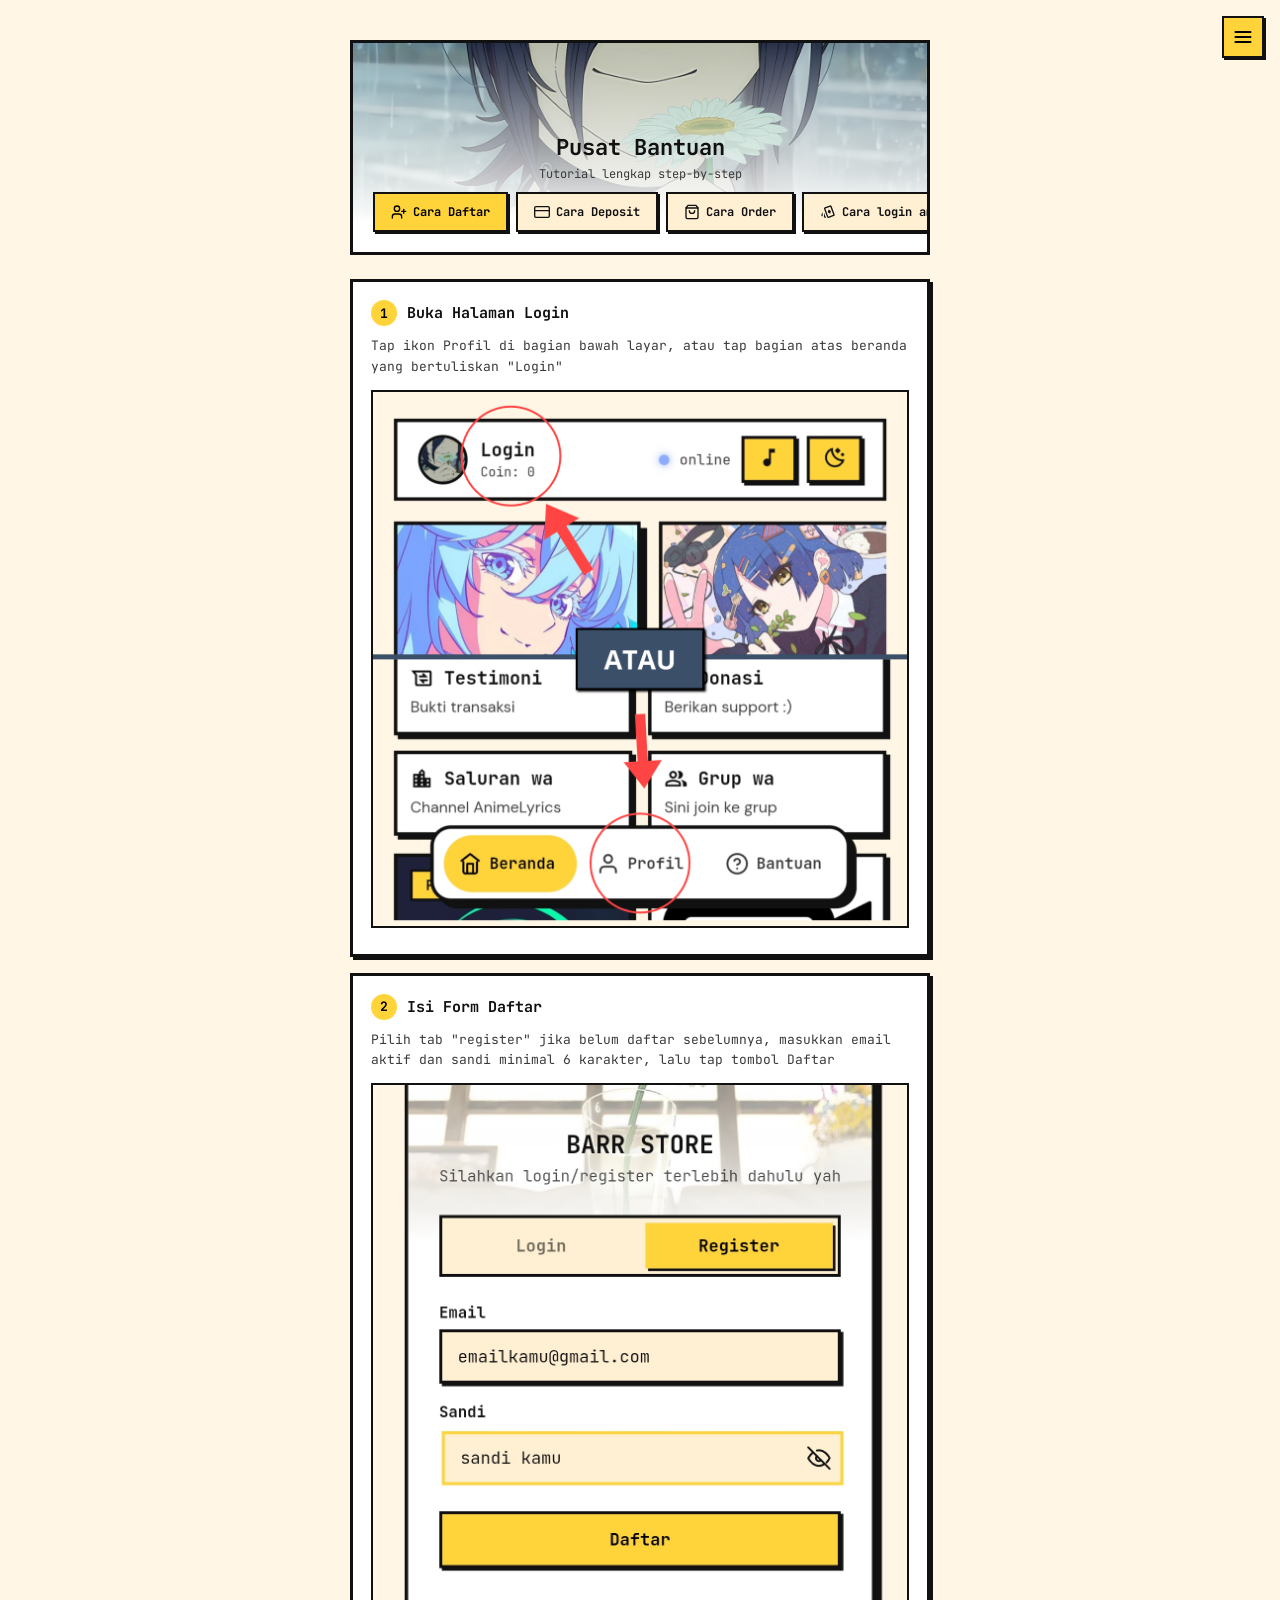
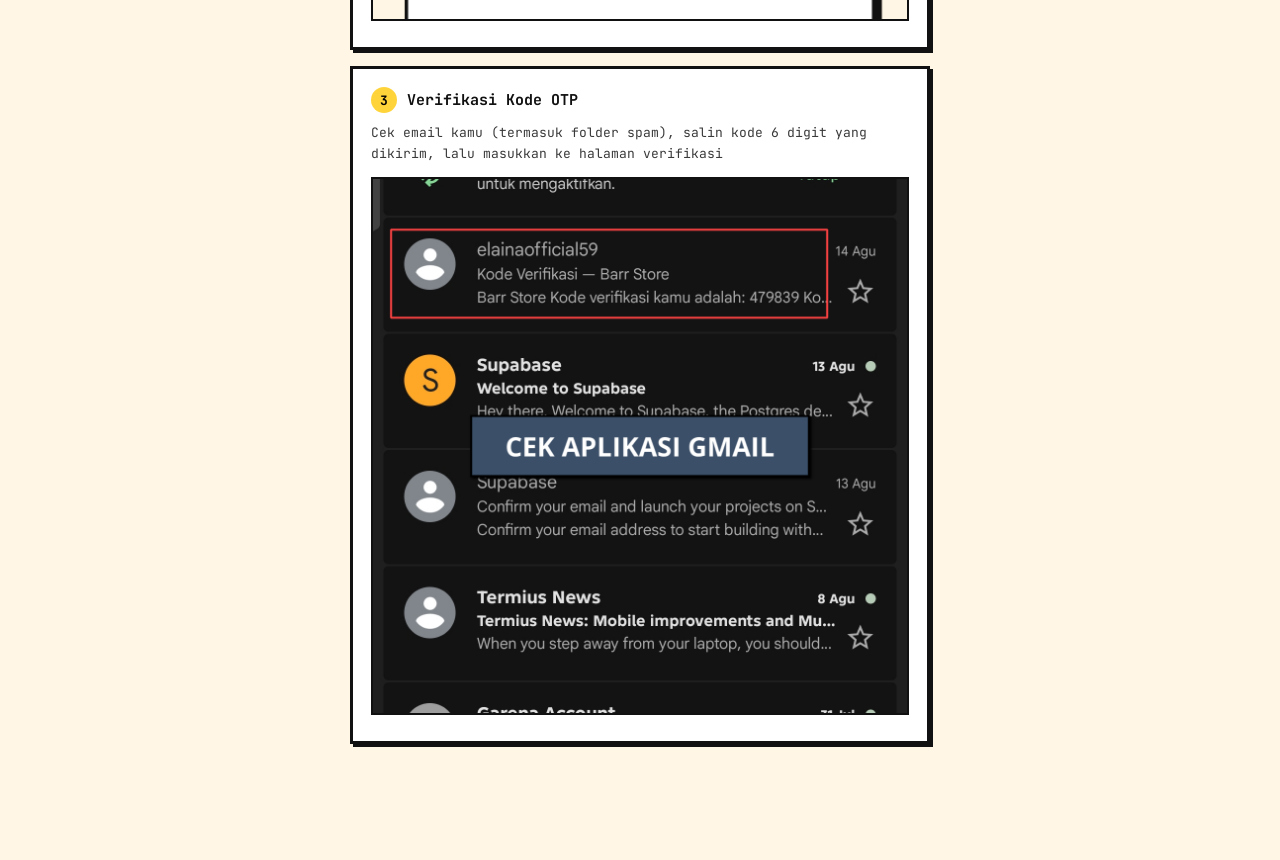
<file: help.html>
<!DOCTYPE html>
<html lang="id">
<head>
  <script src="js/theme.js"></script>
<meta charset="UTF-8" />
<meta name="viewport" content="width=device-width, initial-scale=1.0" />
<title>Bantuan — Barr Store</title>
<link rel="icon" type="image/png" href="media/icon.png">
<link href="https://fonts.googleapis.com/css2?family=JetBrains+Mono:wght@400;600;700&family=DM+Sans:wght@400;500;600&display=swap" rel="stylesheet">
<link rel="stylesheet" href="css/style.css">
<style>

  html, body {
    width: 100%;
    max-width: 100%;
    overflow-x: hidden;
  }

  *,
  *::before,
  *::after {
    box-sizing: border-box;
  }

  body {
    padding: 20px;
    padding-bottom: 100px;
    max-width: 620px;
    margin: 0 auto;
  }

  .help-container {
    position: relative;
    width: 100%;
    max-width: 100%;
    border: var(--bw) solid var(--border);
    border-radius: var(--radius);
    overflow: hidden;
    margin: 20px 0 24px;
    background: var(--surface);
  }
  .help-container::before {
    content: "";
    position: absolute;
    top: 0;
    left: 0;
    right: 0;
    height: 180px;
    background-image: url('media/help.jpg');
    background-size: cover;
    background-position: center;
    z-index: 0;
  }
  .help-container::after {
    content: "";
    position: absolute;
    top: 0;
    left: 0;
    right: 0;
    height: 180px;
    background: linear-gradient(
      to bottom,
      rgba(0, 0, 0, 0) 0%,
      var(--surface) 100%
    );
    z-index: 1;
  }
  .help-container > * {
    position: relative;
    z-index: 2;
  }

  .help-header { padding: 90px 20px 4px; text-align: center; }
  .help-title { font-family: var(--mono); font-weight: 700; font-size: 22px; color: var(--text); }
  .help-sub { font-family: var(--mono); font-size: 12px; color: var(--subtext); margin-top: 4px; }

  .help-topics {
    display: flex;
    gap: 8px;
    overflow-x: auto;
    overflow-y: visible;
    padding: 6px 20px 20px;
    scrollbar-width: none;
  }
  .help-topics::-webkit-scrollbar { display: none; }

  .help-topic-btn {
    flex-shrink: 0;
    display: flex;
    align-items: center;
    gap: 6px;
    padding: 10px 16px;
    border-radius: var(--radius);
    border: 2.5px solid var(--border);
    background: var(--surface2);
    color: var(--text);
    font-family: var(--mono);
    font-size: 12px;
    font-weight: 700;
    cursor: pointer;
    white-space: nowrap;
    box-shadow: var(--shadow-sm);
    transition: transform 0.15s, box-shadow 0.15s;
  }
  .help-topic-btn svg { width: 16px; height: 16px; flex-shrink: 0; }
  .help-topic-btn:hover { transform: translate(-2px,-2px); box-shadow: 4px 4px 0 0 var(--border); }
  .help-topic-btn.active {
    background: var(--accent);
    color: #000;
  }
  html.dark .help-topic-btn.active { color: #000; }

  .help-panel {
    display: none;
    width: 100%;
    max-width: 100%;
    min-width: 0;
  }
  .help-panel.active { display: block; animation: helpFadeIn 0.25s ease; }

  @keyframes helpFadeIn {
    from { opacity: 0; transform: translateY(6px); }
    to { opacity: 1; transform: translateY(0); }
  }

  .help-step {
    width: 100%;
    max-width: 100%;
    min-width: 0;
    background: var(--surface);
    border: var(--bw) solid var(--border);
    border-radius: var(--radius);
    box-shadow: var(--shadow2);
    padding: 18px;
    margin-bottom: 16px;
  }

  .help-step-number {
    display: inline-flex;
    align-items: center;
    justify-content: center;
    width: 26px;
    height: 26px;
    border-radius: 50%;
    background: var(--accent);
    color: #000;
    font-family: var(--mono);
    font-weight: 700;
    font-size: 13px;
    margin-bottom: 10px;
  }

  .help-step-title {
    font-family: var(--mono);
    font-weight: 700;
    font-size: 15px;
    color: var(--text);
    margin-bottom: 8px;
  }

  .help-step-text {
    font-family: var(--mono);
    font-size: 13px;
    color: var(--subtext);
    line-height: 1.6;
    margin-bottom: 12px;
    white-space: pre-line;
  }
  
  .help-step-heading {
    display: flex;
    align-items: center;
    gap: 10px;
    margin-bottom: 10px;
  }

  .help-step-number {
    flex-shrink: 0;
    margin-bottom: 0;
  }

  .help-step-title {
    margin-bottom: 0;
  }

  .help-media {
    width: 100%;
    border-radius: calc(var(--radius) - 4px);
    border: 2px solid var(--border);
    overflow: hidden;
    margin-bottom: 8px;
  }

  .help-media img,
  .help-media video {
    width: 100%;
    max-width: 100%;
    height: auto;
    display: block;
  }

  .help-media-placeholder {
    width: 100%;
    aspect-ratio: 16 / 9;
    background: var(--surface2);
    border: 2px dashed var(--border);
    border-radius: calc(var(--radius) - 4px);
    display: flex;
    flex-direction: column;
    align-items: center;
    justify-content: center;
    gap: 6px;
    font-family: var(--mono);
    font-size: 11px;
    color: var(--subtext);
    margin-bottom: 8px;
  }
  .help-media-placeholder svg { width: 28px; height: 28px; opacity: 0.5; }

  @media (max-width: 480px) {
    body {
      padding: 12px 10px 100px;
    }

    .help-container {
      margin: 12px 0 18px;
    }

    .help-header {
      padding: 90px 12px 4px;
    }

    .help-topics {
      padding-left: 10px;
      padding-right: 10px;
    }

    .help-step {
      padding: 14px;
    }
  }
</style>
</head>
<body data-page="bantuan">

  <button class="hamburger-btn floating" id="hamburgerBtn" aria-label="Buka menu">
    <svg xmlns="http://www.w3.org/2000/svg" width="24" height="24" viewBox="0 0 24 24" fill="none" stroke="currentColor" stroke-width="2.5" stroke-linecap="round" stroke-linejoin="round">
      <line x1="3" y1="6" x2="21" y2="6"></line>
      <line x1="3" y1="12" x2="21" y2="12"></line>
      <line x1="3" y1="18" x2="21" y2="18"></line>
    </svg>
  </button>

  <div class="help-container">
    <div class="help-header">
      <div class="help-title">Pusat Bantuan</div>
      <div class="help-sub">Tutorial lengkap step-by-step</div>
    </div>

    <div class="help-topics" id="helpTopics">
      <button class="help-topic-btn active" data-topic="daftar">
        <svg xmlns="http://www.w3.org/2000/svg" viewBox="0 0 24 24" fill="none" stroke="currentColor" stroke-width="2" stroke-linecap="round" stroke-linejoin="round"><path d="M16 21v-2a4 4 0 0 0-4-4H6a4 4 0 0 0-4 4v2"></path><circle cx="9" cy="7" r="4"></circle><line x1="19" y1="8" x2="19" y2="14"></line><line x1="22" y1="11" x2="16" y2="11"></line></svg>
        Cara Daftar
      </button>
      <button class="help-topic-btn" data-topic="deposit">
        <svg xmlns="http://www.w3.org/2000/svg" viewBox="0 0 24 24" fill="none" stroke="currentColor" stroke-width="2" stroke-linecap="round" stroke-linejoin="round"><rect x="1" y="4" width="22" height="16" rx="2" ry="2"></rect><line x1="1" y1="10" x2="23" y2="10"></line></svg>
        Cara Deposit
      </button>
      <button class="help-topic-btn" data-topic="order">
        <svg xmlns="http://www.w3.org/2000/svg" viewBox="0 0 24 24" fill="none" stroke="currentColor" stroke-width="2" stroke-linecap="round" stroke-linejoin="round"><path d="M6 2L3 6v14a2 2 0 0 0 2 2h14a2 2 0 0 0 2-2V6l-3-4z"></path><line x1="3" y1="6" x2="21" y2="6"></line><path d="M16 10a4 4 0 0 1-8 0"></path></svg>
        Cara Order
      </button>
      <button class="help-topic-btn" data-topic="am">
        <svg xmlns="http://www.w3.org/2000/svg" height="24px" viewBox="0 -960 960 960" width="24px" fill="currentColor"><path d="m608-368 46-166-142-98-46 166 142 98ZM160-207l-33-16q-31-13-42-44.5t3-62.5l72-156v279Zm160 87q-33 0-56.5-24T240-201v-239l107 294q3 7 5 13.5t7 12.5h-39Zm206-5q-31 11-62-3t-42-45L245-662q-11-31 3-61.5t45-41.5l301-110q31-11 61.5 3t41.5 45l178 489q11 31-3 61.5T827-235L526-125Zm-28-75 302-110-179-490-301 110 178 490Zm62-300Z"/></svg>
        Cara login am
      </button>
    </div>
  </div>

  <!-- TOPIK: CARA DAFTAR -->
  <div class="help-panel active" id="panel-daftar">

    <div class="help-step">
      <div class="help-step-heading">
        <div class="help-step-number">1</div>
        <div class="help-step-title">Buka Halaman Login</div>
      </div>
      <div class="help-step-text">Tap ikon Profil di bagian bawah layar, atau tap bagian atas beranda yang bertuliskan "Login"</div>
      <div class="help-media">
        <img src="media/help/daftar1.png" alt="Daftar">
      </div>
    </div>

    <div class="help-step">
      <div class="help-step-heading">
        <div class="help-step-number">2</div>
        <div class="help-step-title">Isi Form Daftar</div>
      </div>
      <div class="help-step-text">Pilih tab "register" jika belum daftar sebelumnya, masukkan email aktif dan sandi minimal 6 karakter, lalu tap tombol Daftar</div>
      <div class="help-media">
        <img src="media/help/daftar2.png" alt="Daftar">
      </div>
    </div>

    <div class="help-step">
      <div class="help-step-heading">
        <div class="help-step-number">3</div>
        <div class="help-step-title">Verifikasi Kode OTP</div>
      </div>
      <div class="help-step-text">Cek email kamu (termasuk folder spam), salin kode 6 digit yang dikirim, lalu masukkan ke halaman verifikasi</div>
      <div class="help-media">
        <img src="media/help/daftar3.png" alt="Daftar">
      </div>
    </div>

  </div>

  <!-- TOPIK: CARA DEPOSIT -->
  <div class="help-panel" id="panel-deposit">

    <div class="help-step">
      <div class="help-step-heading">
        <div class="help-step-number">1</div>
        <div class="help-step-title">Buka Halaman Profil</div>
      </div>
      <div class="help-step-text">Pastikan kamu sudah login, lalu buka halaman Profil lewat menu (ikon ☰ di pojok kanan atas).</div>
      <div class="help-media">
        <img src="media/help/deposit1.png" alt="Deposit">
      </div>
    </div>

    <div class="help-step">
      <div class="help-step-heading">
        <div class="help-step-number">2</div>
        <div class="help-step-title">Tap "Deposit Coin"</div>
      </div>
      <div class="help-step-text">Masukkan jumlah coin yang ingin dibeli (1 coin = Rp1.000, maksimal 50 coin per transaksi), lalu tap "Buat QRIS".</div>
      <div class="help-media">
        <img src="media/help/deposit2.png" alt="Deposit">
      </div>
    </div>

    <div class="help-step">
      <div class="help-step-heading">
        <div class="help-step-number">3</div>
        <div class="help-step-title">Scan & Bayar Qris</div>
      </div>
      <div class="help-step-text">Buka aplikasi e-wallet atau mobile banking, scan kode QR yang muncul, selesaikan pembayaran dalam 10 menit. Coin otomatis masuk setelah pembayaran terkonfirmasi.</div>
      <div class="help-media">
        <img src="media/help/deposit3.png" alt="Deposit">
      </div>
    </div>

  </div>

  <!-- TOPIK: CARA ORDER -->
  <div class="help-panel" id="panel-order">

    <div class="help-step">
      <div class="help-step-heading">
        <div class="help-step-number">1</div>
        <div class="help-step-title">Pilih Produk</div>
      </div>
      <div class="help-step-text">Di halaman beranda, klik salah satu produk yang ingin dibeli untuk melihat detailnya</div>
      <div class="help-media">
        <img src="media/help/order1.png" alt="Order">
      </div>
    </div>

    <div class="help-step">
      <div class="help-step-heading">
        <div class="help-step-number">2</div>
        <div class="help-step-title">Tap "Beli Sekarang"</div>
      </div>
      <div class="help-step-text">Pastikan coin kamu cukup. Kalau belum, isi dulu lewat menu Deposit di halaman Profil<br><br>Jika tombol "Beli Sekarang" tidak muncul itu berati produk tersebut cuma bisa dibeli langsung ke admin</div>
      <div class="help-media">
        <img src="media/help/order2.png" alt="Order">
      </div>
    </div>

    <div class="help-step">
      <div class="help-step-heading">
        <div class="help-step-number">3</div>
        <div class="help-step-title">Isi Jumlah Produk</div>
      </div>
      <div class="help-step-text">Masukkan jumlah yang ingin dibeli, cek total coin yang dipotong, lalu klik "Beli"</div>
      <div class="help-media">
        <img src="media/help/order3.png" alt="Order">
      </div>
    </div>

    <div class="help-step">
      <div class="help-step-heading">
        <div class="help-step-number">4</div>
        <div class="help-step-title">Cek Email</div>
      </div>
      <div class="help-step-text">Data akun/produk otomatis dikirim ke email yang kamu pakai daftar. Cek folder spam kalau tidak masuk ke inbox utama</div>
      <div class="help-media">
        <img src="media/help/order4.png" alt="Order">
      </div>
    </div>
  </div>
  
  <!-- TOPIK: CARA LOGIN AM -->
  <div class="help-panel" id="panel-am">
    <div class="help-step">
      <div class="help-step-heading">
        <div class="help-step-number">1</div>
        <div class="help-step-title">Buka Gmail</div>
      </div>
      <div class="help-step-text">Salin email yang di kirim ke alamat email kamu</div>
      <div class="help-media">
        <img src="media/help/am1.png" alt="LoginApp">
      </div>
    </div>

    <div class="help-step">
      <div class="help-step-heading">
        <div class="help-step-number">2</div>
        <div class="help-step-title">Buka Alight Motion</div> 
      </div>
      <div class="help-step-text">Klik profil di pojok kanan atas, klik masuk dan pilih opsi "login dengan email" (tombol yang warna merah)</div>
      <div class="help-media">
        <img src="media/help/am2.png" alt="LoginApp">
      </div>
    </div>

    <div class="help-step">
      <div class="help-step-heading">
        <div class="help-step-number">3</div>
        <div class="help-step-title">Tempel Email</div>
      </div>
      <div class="help-step-text">Masukkan email yang di salin dari aplikasi gmail ke aplikasi alight motion</div>
      <div class="help-media">
        <img src="media/help/am3.png" alt="LoginApp">
      </div>
    </div>

    <div class="help-step">
      <div class="help-step-heading">
        <div class="help-step-number">4</div>
        <div class="help-step-title">Buka Chrome</div>
      </div>
      <div class="help-step-text">Ketik dikolom pencarian "<b>generator.email/</b>". Setelah itu, tempel email yang sudah disalin sebelumnya. Tampilannya akan seperti ini: "generator.email/emailyangtadi@gmail.custom"</div>
      <div class="help-media">
        <img src="media/help/am4.png" alt="LoginApp">
      </div>
    </div>
    
    <div class="help-step">
      <div class="help-step-heading">
        <div class="help-step-number">5</div>
        <div class="help-step-title">Cari Link Login</div>
      </div>
      <div class="help-step-text">Setelah itu scroll kebawah dan cari tulisan "Login ke Alight Creative" biasanya warna biru, jangan lupa di klik nanti akan otomatis login ke alight motion</div>
      <div class="help-media">
        <img src="media/help/am5.png" alt="LoginApp">
      </div>
    </div>
    
    <div class="help-step">
      <div class="help-step-heading">
        <div class="help-step-number">6</div>
        <div class="help-step-title">INFORMASI</div>
      </div>
      <div class="help-step-text">Jika tampilan profile alight motion kalian seperti contoh dibawah, harap hubungi admin🙏</div>
      <div class="help-media">
        <img src="media/help/am6.png" alt="LoginApp">
      </div>
    </div>
  </div>

<script>
  // ----- TAB TOPIK BANTUAN -----
  const helpTopics = document.getElementById('helpTopics');

  document.querySelectorAll('.help-topic-btn').forEach(btn => {
    btn.addEventListener('click', () => {
      document.querySelectorAll('.help-topic-btn').forEach(b => b.classList.remove('active'));
      document.querySelectorAll('.help-panel').forEach(p => p.classList.remove('active'));

      btn.classList.add('active');
      document.getElementById('panel-' + btn.dataset.topic).classList.add('active');

       // Posisikan tombol yang dipilih di tengah daftar topik.
       const targetScroll = btn.offsetLeft - (helpTopics.clientWidth - btn.offsetWidth) / 2;
       helpTopics.scrollTo({
         left: Math.max(0, Math.min(targetScroll, helpTopics.scrollWidth - helpTopics.clientWidth)),
         behavior: 'smooth'
       });
    });
  });
</script>
<script src="js/drawer.js"></script>
</body>
</html>
</file>
<file: css/style.css>
*, *::before, *::after {
      margin: 0; padding: 0;
      box-sizing: border-box;
      -webkit-tap-highlight-color: transparent;
    }

    :root {
      /* NEO-BRUTALISM — THEME TERANG */
      --bg: #FFF6E5;
      --surface: #FFFFFF;
      --surface2: #FFF0D4;
      --border: #111111;
      --border2: #111111;
      --text: #111111;
      --subtext: #3a3a3a;
      --accent: #FFD43B;
      --accent2: #4D7CFE;
      --accent3: #FF5C8A;
      --accent-glow: rgba(255,212,59,0.3);
      --get: #4D7CFE;
      --get-bg: #4D7CFE;
      --post: #FF5C8A;
      --post-bg: #FF5C8A;
      --product: #111111;
      --product-bg: #FFD43B;
      --mono: 'JetBrains Mono', monospace;
      --sans: 'DM Sans', sans-serif;
      --bw: 3px;
      --shadow-off: 5px;
      --shadow: var(--shadow-off) var(--shadow-off) 0 0 var(--border);
      --shadow2: 3px 3px 0 0 var(--border);
      --shadow-sm: 2px 2px 0 0 var(--border);
      --radius: 0px;
    }
    
    html.dark {
      /* NEO-BRUTALISM — THEME GELAP (Coklat Hangat) */
      --bg: #2B2116;
      --surface: #3A2E1F;
      --surface2: #453626;
      --border: #111111;
      --border2: #111111;
      --text: #F5EEE0;
      --subtext: #C9B8A0;
      --accent: #FF8A3D;
      --accent2: #A78BFA;
      --accent3: #FF6FB5;
      --accent-glow: rgba(255,138,61,0.28);
      --get: #A78BFA;
      --get-bg: #A78BFA;
      --post: #FF6FB5;
      --post-bg: #FF6FB5;
      --product: #2B2116;
      --product-bg: #FF8A3D;
      --shadow: var(--shadow-off) var(--shadow-off) 0 0 var(--border);
      --shadow2: 3px 3px 0 0 var(--border);
      --shadow-sm: 2px 2px 0 0 var(--border);
    }

    body {
      font-family: var(--sans);
      background: var(--bg);
      color: var(--text);
      min-height: 100vh;
      display: flex;
      flex-direction: column;
      align-items: center;
      padding: 24px 16px 40px;
      transition: background 0.3s, color 0.3s;
    }

    /* TOP BAR */
    .topbar {
      width: 100%;
      max-width: 520px;
      display: flex;
      align-items: center;
      justify-content: space-between;
      gap: 10px;
      margin-bottom: 16px;
      padding: 10px 16px;
      background: var(--surface);
      border: var(--bw) solid var(--border);
      border-radius: var(--radius);
      box-shadow: var(--shadow2);
    }

    .topbar-left {
      display: flex;
      align-items: center;
      gap: 10px;
      flex: 1 1 auto;
      min-width: 0;
      overflow: hidden;
    }

    .topbar-left > div {
      min-width: 0;
    }

    .avatar {
      width: 38px;
      height: 38px;
      border-radius: 50%;
      object-fit: cover;
      border: 2.5px solid var(--border);
      box-shadow: 2px 2px 0 0 var(--border);
      flex-shrink: 0;
    }

    .avatar-initial {
      background: var(--accent);
      color: #000000;
      display: flex;
      align-items: center;
      justify-content: center;
      font-family: var(--mono);
      font-size: 16px;
      font-weight: 700;
      border: 2.5px solid var(--border);
      box-shadow: 2px 2px 0 0 var(--border);
      flex-shrink: 0;
    }

    .brand-name {
      font-family: var(--mono);
      font-size: 14px;
      font-weight: 700;
      color: var(--text);
      white-space: nowrap;
      overflow: hidden;
      text-overflow: ellipsis;
      max-width: 100%;
    }

    .brand-tag {
      font-family: var(--mono);
      font-size: 10px;
      color: var(--subtext);
      margin-top: 1px;
      white-space: nowrap;
      overflow: hidden;
      text-overflow: ellipsis;
      max-width: 100%;
    }

    .topbar-right {
      display: flex;
      align-items: center;
      gap: 8px;
      flex-shrink: 0;
    }

    .status-dot {
      width: 8px; height: 8px;
      background: var(--get);
      border-radius: 50%;
      box-shadow: 0 0 6px var(--get);
      animation: pulse 2s infinite;
      flex-shrink: 0;
    }

    @keyframes pulse {
      0%, 100% { opacity: 1; }
      50% { opacity: 0.4; }
    }

    .status-text {
      font-family: var(--mono);
      font-size: 11px;
      color: var(--subtext);
      white-space: nowrap;
    }

    /* Di layar sempit, "online" text disembunyikan duluan supaya
       tombol aksi (music/theme/menu) tetap aman gak kegencet */
    @media (max-width: 380px) {
      .status-text {
        display: none;
      }
    }

    /* THEME BTN */
    .theme-btn {
      background: var(--accent);
      border: 2.5px solid var(--border);
      border-radius: var(--radius);
      padding: 5px 10px;
      font-size: 14px;
      cursor: pointer;
      color: #000000;
      box-shadow: var(--shadow-sm);
      transition: transform 0.15s, box-shadow 0.15s;
      flex-shrink: 0;
    }
    .theme-btn:hover {
      transform: translate(-2px,-2px);
      box-shadow: 5px 5px 0 0 var(--border);
    }
    .theme-btn:active {
      transform: translate(2px,2px);
      box-shadow: 0 0 0 0 var(--border);
    }
    
    /* BANNER SLIDER */
    .banner-slider {
      width: 100%;
      max-width: 520px;
      overflow: hidden;
      margin-bottom: 18px;
    }
    
    .banner-track {
      display: flex;
      gap: 14px;
      overflow-x: auto;
      scroll-behavior: smooth;
      scrollbar-width: none;
      -ms-overflow-style: none;
      padding-bottom: 4px;
    }
    
    .banner-track::-webkit-scrollbar {
      display: none;
    }
    
    /* CARD */
    .banner-card {
      flex: 0 0 190px;
      border-radius: var(--radius);
      overflow: hidden;
      background: var(--surface);
      border: var(--bw) solid var(--border);
      box-shadow: var(--shadow);
      transition: transform 0.2s, box-shadow 0.2s;
    }

    .banner-card:hover {
      transform: translate(-2px,-2px);
      box-shadow: 7px 7px 0 0 var(--border);
    }

    .banner-card:active {
      transform: translate(5px,5px);
      box-shadow: 0 0 0 0 var(--border);
    }

    /* IMAGE */
    .banner-image-wrap {
      position: relative;
      aspect-ratio: 4 / 3;
      overflow: hidden;
    }

    .banner-image {
      width: 100%;
      height: 100%;
      object-fit: cover;
      display: block;
      pointer-events: none;
      user-select: none;
      -webkit-user-select: none;
      -webkit-user-drag: none;
      -webkit-touch-callout: none;
    }

    /* HARD DIVIDER (ganti gradient halus dengan garis tegas) */
    .banner-image-wrap {
      border-bottom: var(--bw) solid var(--border);
    }
    .banner-image-wrap::after {
      content: none;
    }
    
    /* CONTENT */
    .banner-content {
      position: relative;
      z-index: 2;
      padding: 12px 16px 18px;
    }
    
    .banner-title {
      font-family: var(--mono);
      font-size: 14px;
      font-weight: 700;
      margin-bottom: 6px;
      color: var(--text);
    }
    
    .banner-desc {
      font-size: 12px;
      line-height: 1.5;
      color: var(--subtext);
    }
    
    /* DESKTOP */
    @media (min-width: 900px) {
    
      .banner-slider {
        max-width: 1100px;
      }

      .banner-card {
        flex: 0 0 210px;
      }

      .banner-title {
        font-size: 16px;
      }

      .banner-desc {
        font-size: 13px;
      }
    }
    
    /* POPUP OVERLAY */
.banner-popup-overlay {

  position: fixed;
  inset: 0;

  background: rgba(0,0,0,0.6);

  backdrop-filter: none;

  display: flex;
  align-items: center;
  justify-content: center;

  z-index: 999999;

  opacity: 0;
  pointer-events: none;

  transition: 0.25s;
}

.banner-popup-overlay.show {

  opacity: 1;
  pointer-events: auto;
}

/* POPUP */
.banner-popup {

  width: 90%;
  max-width: 320px;

  background: var(--surface);

  border:
    var(--bw) solid var(--border);

  border-radius: var(--radius);

  padding: 22px;

  transform: scale(0.9);

  transition: 0.25s;
}

.banner-popup-overlay.show .banner-popup {

  transform: scale(1);
}

.banner-popup-title {

  font-family: var(--mono);

  font-size: 16px;
  font-weight: 700;

  text-align: center;

  margin-bottom: 18px;
}

/* BUTTONS */
.banner-popup-buttons {

  display: flex;
  gap: 12px;
}

.popup-btn {

  flex: 1;

  text-decoration: none;

  text-align: center;

  padding: 12px;

  border-radius: var(--radius);

  font-family: var(--mono);
  font-size: 13px;
  font-weight: 700;

  transition: transform 0.15s, box-shadow 0.15s;
  border: 2.5px solid var(--border);
  box-shadow: var(--shadow-sm);
  cursor: pointer;
}

.popup-btn.wa {

  background: var(--get-bg);
  color: #000000;
}

.popup-btn.tele {

  background: var(--post-bg);
  color: #ffffff;
}

.popup-btn:hover {

  transform: translate(-2px,-2px);
  box-shadow: 5px 5px 0 0 var(--border);
}

.popup-btn:active {
  transform: translate(2px,2px);
  box-shadow: 0 0 0 0 var(--border);
}

    /* SEARCH */
    .search-wrap {
      width: 100%;
      max-width: 520px;
      position: relative;
      margin-bottom: 14px;
      transition: transform 0.15s;
    }
    
    .search-icon {
      position: absolute;
      left: 14px;
      top: 50%;
      transform: translateY(-50%);
      color: var(--subtext);
      pointer-events: none;
      z-index: 2;
      display: flex;
      align-items: center;
    }
    
    .search-icon svg {
      color: inherit;
    }
  
    .search-input {
      width: 100%;
      padding: 13px 16px 13px 40px;
      font-family: var(--mono);
      font-size: 13px;
      background: var(--surface);
      border: var(--bw) solid var(--border);
      border-radius: var(--radius);
      color: var(--text);
      outline: none;
      transition: 0.15s;
      box-shadow: var(--shadow2);
    }

    .search-input::placeholder { color: var(--subtext); }

    /* Fokus: wrap (icon ikut) turun menutupi bayangan, bukan naik menjauhinya */
    .search-wrap:focus-within {
      transform: translate(3px, 3px);
    }
    .search-wrap:focus-within .search-input {
      box-shadow: 0 0 0 0 var(--border);
    }

    /* CATEGORY HEADER */
    .category-header {
      position: relative;
      width: 100%;
      max-width: 520px;
      background: var(--accent);
      border: var(--bw) solid var(--border);
      border-radius: var(--radius);
      min-height: 76px;
      padding: 14px 150px 14px 18px;
      display: flex;
      align-items: center;
      justify-content: space-between;
      margin-bottom: 14px;
      box-shadow: var(--shadow);
      overflow: hidden;
    }

    .category-header > div:first-child {
      position: relative;
      z-index: 2;
    }

    .category-gift {
      position: absolute;
      top: 0;
      right: 0;
      bottom: 0;
      z-index: 1;
      width: 150px;
      height: 100%;
      object-fit: cover;
      object-position: center center;
      opacity: 1;
      filter: saturate(0.82) contrast(0.94);
      pointer-events: none;
      user-select: none;
      -webkit-user-select: none;
      -webkit-mask-image: linear-gradient(
        to right,
        transparent 0%,
        rgba(0, 0, 0, 0.12) 22%,
        rgba(0, 0, 0, 0.58) 58%,
        #000000 82%,
        #000000 100%
      );
      mask-image: linear-gradient(
        to right,
        transparent 0%,
        rgba(0, 0, 0, 0.12) 22%,
        rgba(0, 0, 0, 0.58) 58%,
        #000000 82%,
        #000000 100%
      );
    }
    
    @media (min-width: 768px) {
      .category-gift {
        width: clamp(190px, 18vw, 300px);
      }
    }

    .category-header .category-label,
    .category-header .category-name {
      color: #000000;
    }

    .category-label {
      font-family: var(--mono);
      font-size: 10px;
      color: var(--subtext);
      letter-spacing: 0.08em;
      text-transform: uppercase;
      margin-bottom: 3px;
    }

    .category-name {
      font-family: var(--mono);
      font-size: 20px;
      font-weight: 700;
      color: var(--text);
    }

    /* ENDPOINT CARDS */
    .endpoints {
      width: 100%;
      max-width: 520px;
      display: grid;
      grid-template-columns: repeat(2, 1fr);
      gap: 12px;
    }

    /* Card statis (channel/group) tetap full width, bukan grid produk */
    .endpoints > .copy-card {
      grid-column: 1 / -1;
    }

    .card {
      background: var(--surface);
      border: var(--bw) solid var(--border);
      border-radius: var(--radius);
      padding: 18px 20px;
      transition: transform 0.18s, box-shadow 0.18s;
      cursor: pointer;
      box-shadow: var(--shadow2);
      text-decoration: none;
      color: inherit;
      display: block;
      position: relative;
      overflow: hidden;
    }

    .card::before {
      content: none;
    }

    .card:hover {
      transform: translate(-2px,-2px);
      box-shadow: 5px 5px 0 0 var(--border);
    }

    .card:active,
    .card.active {
      transform: translate(3px,3px);
      box-shadow: 0 0 0 0 var(--border);
    }

    .card-top {
      display: flex;
      align-items: center;
      justify-content: space-between;
      margin-bottom: 10px;
    }

    .methods {
      display: flex;
      gap: 6px;
    }

    .method-tag {
      font-family: var(--mono);
      font-size: 11px;
      font-weight: 700;
      padding: 3px 10px;
      border-radius: var(--radius);
      letter-spacing: 0.02em;
      border: 2px solid var(--border);
    }

    .method-tag.get {
      color: #000000;
      background: var(--get-bg);
    }

    .method-tag.post {
      color: #ffffff;
      background: var(--post-bg);
    }

    html.dark .method-tag.post {
      color: #000000;
    }

    .method-tag.product {
      color: var(--product);
      background: var(--product-bg);
    }

    .chevron {
      color: var(--text);
      font-size: 14px;
      transition: transform 0.2s;
    }

    .card:hover .chevron { transform: translateX(3px); }

    .endpoint-path {
      font-family: var(--mono);
      font-size: 15px;
      font-weight: 700;
      color: var(--text);
      margin-bottom: 5px;
    }

    .endpoint-path span {
      color: var(--accent);
    }

    .endpoint-desc {
      font-size: 13px;
      color: var(--subtext);
      line-height: 1.5;
    }
    
    .expand-content {
  max-height: 0;
  overflow: hidden;

  opacity: 0;
  transform: translateY(-8px);

  transition: all 0.25s ease;
}

.card.active .expand-content {
  max-height: none;

  opacity: 1;
  transform: translateY(0);

  margin-top: 14px;
}
    
    .expand-box {
      background: var(--surface2);
      border: var(--bw) solid var(--border);
      border-radius: var(--radius);
      padding: 14px;
    }
    
    .expand-buttons {
      display: flex;
      gap: 10px;
      margin-top: 16px;
      margin-bottom: 12px;
    }
    
    .expand-btn {
      flex: 1;
      text-align: center;
      text-decoration: none;
      padding: 10px;
      border-radius: var(--radius);
      font-family: var(--mono);
      font-size: 12px;
      font-weight: 700;
      transition: transform 0.15s, box-shadow 0.15s, opacity 0.15s;
      border: 2.5px solid var(--border);
      box-shadow: var(--shadow-sm);
      cursor: pointer;
    }
  
    .expand-btn.wa {
      background: var(--get-bg);
      color: #000000;
    }
    
    .expand-btn.tele {
      background: var(--post-bg);
      color: #ffffff;
    }

    html.dark .expand-btn.tele {
      color: #000000;
    }
    
    .expand-btn:hover {
      transform: translate(-2px,-2px);
      box-shadow: 4px 4px 0 0 var(--border);
    }

    .expand-btn:active {
      transform: translate(2px,2px);
      box-shadow: 0 0 0 0 var(--border);
    }
    
    .expand-footer {
      font-size: 12px;
      color: var(--subtext);
      line-height: 1.5;
      padding: 12px;
      background: var(--surface2);
      border: var(--bw) solid var(--border2);
      border-radius: 0;
      white-space: pre-line;
    }
    
    .expand-btn:disabled {
      transform: translate(2px, 2px);
      box-shadow: 0 0 0 0 var(--border);
      opacity: 0.6;
      cursor: not-allowed;
    }
  
    .button-container {
      display: flex;
      gap: 8px;
    }
    
    /* COPY URL */
    .copy-popup {
      position: fixed;
      left: 50%;
      bottom: 24px;
      transform: translateX(-50%) translateY(20px);
      background: var(--surface);
      border: var(--bw) solid var(--border);
      color: var(--text);
      padding: 12px 16px;
      border-radius: var(--radius);
      font-family: var(--mono);
      font-size: 12px;
      font-weight: 700;
      box-shadow: var(--shadow);
      opacity: 0;
      pointer-events: none;
      transition: 0.25s ease;
      z-index: 9999;
      text-align: center;
    }
    
    .copy-popup.show {
      opacity: 1;
      transform: translateX(-50%) translateY(0);
    }
    
    .copy-popup.success {
      background: var(--accent3);
      color: #000000;
    }
    
    .copy-popup.error {
      background: var(--accent);
      color: #000000;
    }

    @media (min-width: 900px) {
      .copy-popup {
        bottom: 34px;
        padding: 14px 22px;
        font-size: 13px;
        border-radius: var(--radius);
        min-width: 280px;
        max-width: 420px;
        box-shadow: 8px 8px 0 0 var(--border);
      }
    }
    
    /* LOGIN HINT POPUP (mirip theme-popup, mengarah ke dock) */
    .login-hint-popup {
      position: fixed;
      bottom: 78px;
      left: 50%;
      transform: translateX(-50%) translateY(8px);
      background: var(--accent2);
      color: #ffffff;
      border: var(--bw) solid var(--border);
      padding: 10px 14px;
      border-radius: var(--radius);
      font-size: 12px;
      font-weight: 700;
      font-family: var(--mono);
      box-shadow: var(--shadow);
      z-index: 99999;
      opacity: 0;
      pointer-events: none;
      transition: 0.25s;
      max-width: 210px;
      line-height: 1.5;
      text-align: center;
    }

    /* panah kecil mengarah ke bawah (dock) */
    .login-hint-popup::after {
      content: '';
      position: absolute;
      bottom: -8px;
      left: 50%;
      transform: translateX(-50%) rotate(45deg);
      width: 12px;
      height: 12px;
      background: var(--accent2);
      border-right: var(--bw) solid var(--border);
      border-bottom: var(--bw) solid var(--border);
    }

    .login-hint-popup.show {
      opacity: 1;
      transform: translateX(-50%) translateY(0);
    }

    @media (max-width: 480px) {
      .login-hint-popup {
        bottom: 68px;
      }
    }

    /* MINI GRID */
.mini-grid {

  width: 100%;
  max-width: 520px;

  display: grid;

  grid-template-columns: 1fr 1fr;

  gap: 12px;

  margin-bottom: 14px;
}

/* MINI CARD */
.mini-card {
  position: relative;
  background: var(--surface);
  border: var(--bw) solid var(--border);
  border-radius: var(--radius);
  padding: 10px;
  min-height: 60px;
  overflow: hidden;
  cursor: pointer;
  color: var(--text);
  transition:
    transform 0.2s ease,
    box-shadow 0.2s ease;
  box-shadow: var(--shadow2);
  backdrop-filter: none;
}

.mini-card svg {
  color: inherit;
}

.mini-card.copy-card {
  display: block;
  text-decoration: none;
}

.mini-card-head {
  display: flex;
  align-items: center;
  gap: 8px;
  min-height: 18px;
  margin-bottom: 4px;
}

.mini-card-icon {
  display: inline-flex;
  align-items: center;
  justify-content: center;
  flex: 0 0 18px;
  width: 18px;
  height: 18px;
  line-height: 0;
}

.mini-card-icon svg {
  display: block;
  width: 18px;
  height: 18px;
}

.mini-card:hover {

  transform: translate(-2px,-2px);

  box-shadow: 5px 5px 0 0 var(--border);
}

.mini-card:active {

  transform: translate(3px,3px);

  box-shadow: 0 0 0 0 var(--border);
}

  /* TEXT */
  .mini-title {
    font-family: var(--mono);
    font-size: 14px;
    font-weight: 700;
    margin: 0;
    line-height: 1.2;
  }

  .mini-desc {
    font-size: 12px;
    color: var(--subtext);
    line-height: 1.5;
  }

/* MOBILE */
@media (max-width: 520px) {

  .mini-grid {

    grid-template-columns: 1fr 1fr;
  }

}

@media (min-width: 900px) {

  .mini-grid {

    grid-template-columns: repeat(4, 1fr);

    justify-content: flex-start;

    max-width: 1100px;

    margin-left: 0;
    margin-right: auto;
  }

}

/* OVERLAY */
.testi-overlay {

  position: fixed;
  inset: 0;

  background: rgba(0,0,0,0.6);

  backdrop-filter: none;

  display: flex;
  align-items: center;
  justify-content: center;

  opacity: 0;
  pointer-events: none;

  transition: 0.25s;

  z-index: 99999;
}

.testi-overlay.show {

  opacity: 1;
  pointer-events: auto;
}

/* POPUP */
.testi-popup {

  width: 92%;
  max-width: 760px;

  background: var(--surface);

  border: var(--bw) solid var(--border);

  border-radius: var(--radius);

  padding: 18px;
}

/* HEADER */
.testi-header {

  display: flex;
  align-items: center;
  justify-content: space-between;

  margin-bottom: 16px;
}

.testi-title {

  font-family: var(--mono);

  font-size: 16px;

  font-weight: 700;
}

.testi-sub {

  font-size: 12px;

  color: var(--subtext);

  margin-top: 2px;
}

.testi-close {

  width: 34px;
  height: 34px;

  border-radius: var(--radius);

  border: 2.5px solid var(--border);

  background: var(--accent);

  color: #000000;

  font-weight: 700;

  cursor: pointer;

  box-shadow: var(--shadow-sm);
}

.testi-close:hover {
  transform: translate(-2px,-2px);
  box-shadow: 4px 4px 0 0 var(--border);
}

.testi-close:active {
  transform: translate(2px,2px);
  box-shadow: 0 0 0 0 var(--border);
}

/* SLIDER */
.testi-slider {

  display: flex;

  gap: 14px;

  overflow-x: auto;

  scroll-behavior: smooth;

  scrollbar-width: none;
}

.testi-slider::-webkit-scrollbar {
  display: none;
}

/* CARD */
.testi-card {

  flex: 0 0 220px;

  background: var(--surface2);

  border: var(--bw) solid var(--border);

  border-radius: var(--radius);

  overflow: hidden;
}

/* IMAGE */
.testi-img {

  width: 100%;

  aspect-ratio: 4 / 5;

  object-fit: cover;

  display: block;
  
  pointer-events: none;

  user-select: none;

  -webkit-user-drag: none;

  -webkit-touch-callout: none;
}

/* CONTENT */
.testi-content {

  padding: 14px;
}

.testi-date {

  font-size: 11px;

  color: var(--subtext);

  margin-bottom: 6px;
}

.testi-name {

  font-family: var(--mono);

  font-size: 13px;

  font-weight: 700;

  margin-bottom: 4px;
}

.testi-desc {

  font-size: 12px;

  color: var(--subtext);

  line-height: 1.5;
}

.testi-meta {

  display: flex;

  align-items: center;

  justify-content: space-between;

  gap: 10px;

  margin-top: -5px;
}

.like-btn {

  display: flex;

  align-items: center;

  gap: 5px;

  background: transparent;

  border: none;

  color: var(--subtext);

  cursor: pointer;

  font-size: 18px;

  font-family: var(--mono);

  transition: 0.25s;
}

.like-btn:hover {

  transform: scale(1.08);
}

.like-btn.liked {

  color: #e53935;
}

.like-btn.pop {
  animation: likePop 0.35s ease;
}

@keyframes likePop {
  0%   { transform: scale(1); }
  50%  { transform: scale(1.5); }
  100% { transform: scale(1); }
}

    /* DONATION */
.donation-card {

  width: 100%;
  max-width: 520px;

  background: var(--surface);

  border: var(--bw) solid var(--border);

  border-radius: var(--radius);

  overflow: hidden;

  margin-top: 18px;

  box-shadow: var(--shadow);

  transition: transform 0.2s, box-shadow 0.2s;

}

.donation-card:hover {

  transform: translate(-2px,-2px);

  box-shadow: 7px 7px 0 0 var(--border);

}

.donation-card:active {

  transform: translate(5px,5px);

  box-shadow: 0 0 0 0 var(--border);

}

.donation-image {

  width: 100%;

  display: block;

  aspect-ratio: 16 / 8;

  object-fit: cover;

  user-select: none;

  pointer-events: none;

}

.donation-content {

  padding: 18px;

}

.donation-title {

  font-family: var(--mono);

  font-size: 17px;

  font-weight: 700;

  margin-bottom: 8px;

  color: var(--text);

}

.donation-desc {

  font-size: 13px;

  line-height: 1.6;

  color: var(--subtext);

  margin-bottom: 16px;

}

.donation-btn {

  display: inline-flex;

  align-items: center;

  justify-content: center;

  text-decoration: none;

  background: var(--accent);

  color: #000000;

  padding: 11px 16px;

  border: 2.5px solid var(--border);

  border-radius: var(--radius);

  font-family: var(--mono);

  font-size: 12px;

  font-weight: 700;

  box-shadow: var(--shadow-sm);

  transition: transform 0.15s, box-shadow 0.15s;

}

.donation-btn:hover {

  transform: translate(-2px,-2px);

  box-shadow: 5px 5px 0 0 var(--border);

}

.donation-btn:active {
  transform: translate(2px,2px);
  box-shadow: 0 0 0 0 var(--border);
}

/* DONATION BUTTONS */
.donation-buttons {

  display: flex;

  gap: 10px;

}

/* QRIS BUTTONS */
.qris-buttons {

  display: flex;

  gap: 10px;

  margin-top: 14px;

}

.qris-buttons .donation-btn {

  flex: 1;

}

/* CLOSE BUTTON */
.qris-close {

  background: var(--surface2);

  color: var(--text);

  border: 2.5px solid var(--border);

}

.qris-close:hover {

  background: var(--accent);

  color: #000000;

}

.qris-btn {

  background: var(--surface2);

  color: var(--text);

  border: 2.5px solid var(--border);

}

.qris-btn:hover {

  background: var(--accent2);

  color: #ffffff;

}

/* QRIS POPUP */
.qris-popup-overlay {

  position: fixed;

  inset: 0;

  background: rgba(0,0,0,0.65);

  backdrop-filter: none;

  display: flex;

  align-items: center;

  justify-content: center;

  z-index: 999999;

  opacity: 0;

  pointer-events: none;

  transition: 0.25s;

}

.qris-popup-overlay.show {

  opacity: 1;

  pointer-events: auto;

}

.qris-popup {

  width: 90%;

  max-width: 340px;

  background: var(--surface);

  border-radius: var(--radius);

  padding: 14px;

  border: var(--bw) solid var(--border);

  box-shadow: 8px 8px 0 0 var(--border);

  transform: scale(0.92);

  transition: 0.25s;

}

.qris-popup-overlay.show .qris-popup {

  transform: scale(1);

}

.qris-image {

  width: 100%;

  display: block;

  border-radius: var(--radius);

  border: var(--bw) solid var(--border);

  user-select: none;

  pointer-events: none;

}

    /* FOOTER */
    .footer {
      margin-top: 24px;
      font-family: var(--mono);
      font-size: 11px;
      color: var(--subtext);
      text-align: center;
    }

    /* HIDDEN CARD */
    .card.hidden { display: none; }

    /* Animations */
    .card {
      animation: fadeUpSafe 0.3s ease both;
    }
    .card:nth-child(1) { animation-delay: 0.05s; }
    .card:nth-child(2) { animation-delay: 0.1s; }
    .card:nth-child(3) { animation-delay: 0.15s; }

    /* Versi aman: pakai margin, bukan transform, supaya tidak bentrok
       dengan transform interaktif (hover/focus/active) di elemen yang sama */
    @keyframes fadeUpSafe {
      from { opacity: 0; margin-top: 12px; }
      to   { opacity: 1; margin-top: 0; }
    }

    .topbar { animation: fadeUpSafe 0.3s ease both; }
    .search-wrap { animation: fadeUpSafe 0.3s ease 0.04s both; }
    .category-header { animation: fadeUpSafe 0.3s ease 0.06s both; }
    
    /* DESKTOP RESPONSIVE */
    @media (min-width: 900px) {
      body {
        padding: 40px 24px 60px;
      }
      
      .topbar,
      .search-wrap,
      .category-header,
      .endpoints {
        max-width: 1100px;
      }
      
      .endpoints {
        display: grid;
        grid-template-columns: repeat(2, 1fr);
        gap: 18px;
        align-items: start;
      }

      .endpoints > .copy-card {
        grid-column: 1 / -1;
      }

      .card {
        height: fit-content;
      }

      .category-header {
        padding: 20px 174px 20px 24px;
      }

      .category-name {
        font-size: 28px;
      }

      .endpoint-path {
        font-size: 18px;
      }

      .endpoint-desc {
        font-size: 14px;
      }
 
      .footer {
        margin-top: 40px;
        font-size: 12px;
      }
    }
    
    /* EXTRA LARGE SCREEN */
    @media (min-width: 1400px) {
      .topbar,
      .search-wrap,
      .category-header,
      .endpoints {
        max-width: 1280px;
      }

      .endpoints {
        grid-template-columns: repeat(3, 1fr);
      }
    }

/* ============================================================
   SKELETON LOADING (banner, produk, testimoni saat data Supabase belum masuk)
   ============================================================ */

@keyframes skeleton-shimmer {
  0% { background-position: -200px 0; }
  100% { background-position: 200px 0; }
}

.skeleton {
  background: linear-gradient(
    90deg,
    var(--surface2) 25%,
    var(--accent2) 50%,
    var(--surface2) 75%
  );
  background-size: 400px 100%;
  animation: skeleton-shimmer 1.4s ease-in-out infinite;
  border-radius: var(--radius);
  border: var(--bw) solid var(--border);
}

/* Banner skeleton */
.banner-skeleton {
  flex: 0 0 240px;
  height: 130px;
  margin-right: 12px;
}

/* Produk / card skeleton */
.card-skeleton {
  aspect-ratio: 1 / 1;
  border: var(--bw) solid var(--border);
  border-radius: var(--radius);
  overflow: hidden;
  background: var(--surface);
  animation: none;
  position: relative;
  display: flex;
  flex-direction: column;
}

.card-skeleton::before {
  content: "";
  display: block;
  flex: 1;
  background: linear-gradient(
    90deg,
    var(--surface2) 25%,
    var(--accent2) 50%,
    var(--surface2) 75%
  );
  background-size: 400px 100%;
  animation: skeleton-shimmer 1.4s ease-in-out infinite;
}

.card-skeleton::after {
  content: "";
  display: block;
  height: 46px;
  margin: 12px 14px 14px;
  background:
    linear-gradient(var(--surface2), var(--surface2)) 0 0 / 60% 14px no-repeat,
    linear-gradient(var(--surface2), var(--surface2)) 0 22px / 85% 10px no-repeat;
}

/* Testimoni skeleton */
.testi-skeleton {
  flex: 0 0 200px;
  height: 160px;
  margin-right: 12px;
}

/* Pesan kosong/gagal (fallback) — tampil sebagai card, bukan teks polos */
.load-empty-msg {
  font-family: var(--mono);
  font-size: 13px;
  font-weight: 600;
  color: var(--text);
  text-align: center;
  padding: 24px 16px;
  width: 100%;
  border: var(--bw) dashed var(--border);
  border-radius: var(--radius);
  background: var(--surface2);
  display: flex;
  flex-direction: column;
  align-items: center;
  gap: 6px;
}

.load-empty-msg .empty-icon {
  font-size: 22px;
  opacity: 0.7;
}

/* ============================================================
   HAMBURGER BUTTON — trigger buka side menu (drawer)
   ============================================================ */

.hamburger-btn {
  display: flex;
  align-items: center;
  justify-content: center;
  width: 34px;
  height: 34px;
  background: var(--accent);
  border: 2.5px solid var(--border);
  border-radius: var(--radius);
  cursor: pointer;
  box-shadow: var(--shadow-sm);
  transition: transform 0.15s, box-shadow 0.15s;
  color: #000000;
  padding: 0;
  flex-shrink: 0;
}

.hamburger-btn:hover {
  transform: translate(-2px, -2px);
  box-shadow: 5px 5px 0 0 var(--border);
}

.hamburger-btn:active {
  transform: translate(2px, 2px);
  box-shadow: 0 0 0 0 var(--border);
}

.hamburger-btn svg {
  width: 18px;
  height: 18px;
}

/* Versi melayang, dipakai di halaman tanpa topbar (help, profile, admin, login) */
.hamburger-btn.floating {
  position: fixed;
  top: 16px;
  right: 16px;
  z-index: 900;
  width: 42px;
  height: 42px;
}

.hamburger-btn.floating svg {
  width: 20px;
  height: 20px;
}

/* ============================================================
   SIDE MENU (DRAWER) — geser dari kanan, isi Beranda/Profil/Bantuan
   ============================================================ */

.drawer-overlay {
  position: fixed;
  inset: 0;
  background: rgba(0, 0, 0, 0.55);
  z-index: 950;
  opacity: 0;
  visibility: hidden;
  transition: opacity 0.25s ease, visibility 0.25s ease;
}

.drawer-overlay.open {
  opacity: 1;
  visibility: visible;
}

.side-drawer {
  position: fixed;
  top: 0;
  right: 0;
  height: 100%;
  width: 270px;
  max-width: 82vw;
  background: var(--surface);
  border-left: 2px solid var(--border);
  z-index: 960;
  display: flex;
  flex-direction: column;
  transform: translateX(100%);
  transition: transform 0.3s cubic-bezier(0.65, 0, 0.35, 1);
}

.side-drawer.open {
  transform: translateX(0);
}

.drawer-header {
  display: flex;
  align-items: center;
  justify-content: space-between;
  padding: 18px 16px;
  border-bottom: 2px solid var(--border);
  background: var(--accent);
  background-image: repeating-linear-gradient(
    135deg,
    rgba(0,0,0,0.05) 0px,
    rgba(0,0,0,0.05) 2px,
    transparent 2px,
    transparent 10px
  );
  flex-shrink: 0;
}

.drawer-title {
  font-family: var(--mono);
  font-size: 16px;
  font-weight: 700;
  color: #000000;
  letter-spacing: 0.5px;
  text-transform: uppercase;
}

.drawer-close-btn {
  display: flex;
  align-items: center;
  justify-content: center;
  width: 30px;
  height: 30px;
  background: var(--surface);
  border: 2px solid var(--border);
  border-radius: var(--radius);
  cursor: pointer;
  color: #000000;
  padding: 0;
  box-shadow: 2px 2px 0 0 var(--border);
  transition: transform 0.15s, box-shadow 0.15s;
}

.drawer-close-btn:hover {
  transform: translate(-1px, -1px) rotate(90deg);
  box-shadow: 3px 3px 0 0 var(--border);
}

.drawer-close-btn:active {
  transform: translate(1px, 1px) rotate(90deg);
  box-shadow: 0 0 0 0 var(--border);
}

.drawer-close-btn svg {
  width: 16px;
  height: 16px;
}

.drawer-nav {
  display: flex;
  flex-direction: column;
  padding: 16px 14px;
  gap: 9px;
  flex: 1;
}

.drawer-item {
  position: relative;
  display: flex;
  align-items: center;
  gap: 10px;
  padding: 9px 12px 9px 12px;
  background: var(--surface2);
  border: 2px solid var(--border);
  border-radius: var(--radius);
  box-shadow: 2px 2px 0 0 var(--border);
  color: var(--text);
  text-decoration: none;
  cursor: pointer;
  font-family: var(--mono);
  font-size: 13px;
  font-weight: 700;
  letter-spacing: 0.2px;
  transition: transform 0.15s, box-shadow 0.15s, background 0.15s, border-color 0.15s;
}

.drawer-item .dock-icon {
  display: flex;
  align-items: center;
  justify-content: center;
  width: 26px;
  height: 26px;
  flex-shrink: 0;
  background: var(--surface);
  border: 2px solid var(--border);
  border-radius: var(--radius);
}

.drawer-item:hover {
  transform: translate(-2px, -2px);
  box-shadow: 4px 4px 0 0 var(--border);
}

.drawer-item:active {
  transform: translate(2px, 2px);
  box-shadow: 0 0 0 0 var(--border);
}

.drawer-item.drawer-active {
  background: var(--accent);
  color: #000000;
  border-left-color: var(--border);
}

.drawer-item.drawer-active .dock-icon {
  background: #000000;
  color: var(--accent);
  border-color: #000000;
}

.drawer-item .dock-icon svg {
  width: 15px;
  height: 15px;
}

.drawer-auth-wrap {
  padding: 0 14px 14px;
  flex-shrink: 0;
}

.drawer-auth-btn {
  display: flex;
  align-items: center;
  justify-content: center;
  gap: 8px;
  width: 100%;
  padding: 9px 12px;
  border: 2px solid var(--border);
  border-radius: var(--radius);
  box-shadow: 2px 2px 0 0 var(--border);
  cursor: pointer;
  font-family: var(--mono);
  font-size: 13px;
  font-weight: 700;
  letter-spacing: 0.3px;
  text-decoration: none;
  transition: transform 0.15s, box-shadow 0.15s;
}

.drawer-auth-btn:hover {
  transform: translate(-2px, -2px);
  box-shadow: 4px 4px 0 0 var(--border);
}

.drawer-auth-btn:active {
  transform: translate(2px, 2px);
  box-shadow: 0 0 0 0 var(--border);
}

.drawer-auth-btn svg {
  width: 15px;
  height: 15px;
}

.drawer-auth-btn.is-login {
  background: #4ADE80;
  color: #000000;
}

.drawer-auth-btn.is-logout {
  background: #FF6B6B;
  color: #000000;
}

.drawer-footer {
  padding: 14px 16px;
  border-top: 2px solid var(--border);
  font-family: var(--mono);
  font-size: 10px;
  color: var(--subtext);
  text-align: center;
  flex-shrink: 0;
}

@media (max-width: 480px) {
  .side-drawer {
    width: 250px;
  }
}


/* ============================================================
   PRODUCT CARD — rasio 4:5, gambar dengan fade, overlay teks
   ============================================================ */

.product-card {
  position: relative;
  aspect-ratio: 1 / 1;
  padding: 0;
  overflow: hidden;
  display: block;
}

.product-card-image-wrap {
  position: absolute;
  inset: 0;
  width: 100%;
  height: 100%;
  overflow: hidden;
}

.product-card-image {
  position: absolute;
  inset: 0;
  background-color: var(--surface2);
  background-size: cover;
  background-position: center;
  transition: transform 0.3s ease;
}

.product-card:hover .product-card-image {
  transform: scale(1.05);
}

.product-card-fade {
  position: absolute;
  left: 0;
  right: 0;
  bottom: 0;
  height: 65%;
  background: linear-gradient(
    to bottom,
    rgba(0, 0, 0, 0) 0%,
    rgba(0, 0, 0, 0.75) 100%
  );
  pointer-events: none;
}

.product-card-top {
  position: absolute;
  top: 10px;
  left: 10px;
  z-index: 2;
}

.product-card-info {
  position: absolute;
  left: 0;
  right: 0;
  bottom: 0;
  z-index: 1;
  padding: 24px 14px 14px;
}

.product-card-info .endpoint-path {
  color: #fff;
  font-family: var(--mono);
  font-weight: 700;
  font-size: 14px;
  margin-bottom: 4px;
  overflow: hidden;
  text-overflow: ellipsis;
  white-space: nowrap;
}

.product-card-info .endpoint-desc {
  color: rgba(255, 255, 255, 0.8);
  font-family: var(--mono);
  font-size: 11px;
  display: -webkit-box;
  -webkit-line-clamp: 2;
  -webkit-box-orient: vertical;
  overflow: hidden;
}

/* ============================================================
   PRODUCT DETAIL MODAL — muncul di tengah layar
   ============================================================ */

.product-modal-overlay {
  display: none;
  position: fixed;
  inset: 0;
  background: rgba(0, 0, 0, 0.55);
  z-index: 900;
  align-items: center;
  justify-content: center;
  padding: 20px;
}

.product-modal-overlay.show {
  display: flex;
}

.product-modal-box {
  background: var(--surface);
  border: var(--bw) solid var(--border);
  border-radius: var(--radius);
  box-shadow: var(--shadow2);
  max-width: 420px;
  width: 100%;
  max-height: 85vh;
  overflow: visible;
  position: relative;
  animation: productModalIn 0.25s ease;
}

.product-modal-body {
  padding: 24px 18px 18px;
  position: relative;
  max-height: 85vh;
  overflow-y: auto;
  border-radius: var(--radius);
}

@keyframes productModalIn {
  from { opacity: 0; transform: scale(0.95) translateY(10px); }
  to { opacity: 1; transform: scale(1) translateY(0); }
}

.product-modal-close {
  position: absolute;
  top: -16px;
  right: -16px;
  z-index: 3;
  width: 36px;
  height: 36px;
  border-radius: 0;
  border: var(--bw) solid var(--border);
  background: #e53935;
  color: #fff;
  font-size: 16px;
  font-weight: 700;
  cursor: pointer;
  display: flex;
  align-items: center;
  justify-content: center;
  box-shadow: var(--shadow-sm);
}

@media (max-width: 480px) {
  .product-card-info .endpoint-path {
    font-size: 13px;
  }
  .product-card-info .endpoint-desc {
    font-size: 10px;
  }
}

/* ============================================================
   TOMBOL BELI DENGAN COIN + MODAL KONFIRMASI BELI
   ============================================================ */

.buy-admin-footer {
  text-align: center;
  font-family: var(--mono);
  font-size: 11px;
  color: var(--subtext);
  margin-top: 10px;
  margin-bottom: 12px;
}

.buy-confirm-title {
  font-family: var(--mono);
  font-weight: 700;
  font-size: 16px;
  color: var(--text);
  margin-bottom: 4px;
}

.buy-confirm-price {
  font-family: var(--mono);
  font-size: 12px;
  color: var(--subtext);
  margin-bottom: 16px;
}

.buy-confirm-row {
  display: flex;
  align-items: flex-end;
  gap: 14px;
  margin-bottom: 14px;
}

.buy-confirm-row .form-row-qty {
  flex: 1;
  margin-bottom: 0;
}

.buy-confirm-total {
  font-family: var(--mono);
  font-weight: 700;
  font-size: 15px;
  color: var(--accent);
  white-space: nowrap;
  padding: 10px 12px;
  border: 1px solid var(--border);
  border-radius: 8px;
  background: var(--surface2);
  box-sizing: border-box;
}

/* ============================================================
   FORM & BUTTON UMUM (dipakai di modal konfirmasi beli, index.html)
   ============================================================ */

.form-row { margin-bottom: 14px; text-align: left; }
.form-row label {
  display: block;
  font-size: 12px;
  font-weight: 600;
  margin-bottom: 5px;
  color: var(--text);
  font-family: var(--mono);
}
.form-row input {
  width: 100%;
  padding: 10px 12px;
  border: 1px solid var(--border);
  border-radius: 8px;
  font-family: var(--mono);
  font-size: 13px;
  box-sizing: border-box;
  background: var(--surface2);
  color: var(--text);
}
.form-row input:focus { outline: none; border-color: var(--accent); }


.btn {
  padding: 11px 18px; 
  border-radius: var(--radius); 
  border: 2.5px solid var(--border); 
  cursor: pointer; 
  font-family: var(--mono); 
  font-weight: 700; 
  font-size: 13px; 
  width: 100%; 
  margin-top: 8px; 
  box-shadow: var(--shadow-sm); 
  transition: transform 0.15s, box-shadow 0.15s; 
}

.btn:hover {
  transform: translate(-2px,-2px); 
  box-shadow: 5px 5px 0 0 var(--border); 
}

.btn:active { 
  transform: translate(2px,2px); 
  box-shadow: 0 0 0 0 var(--border); 
}

.btn-primary {
  background: var(--accent); 
  color: #000; 
}

.btn-secondary { 
  background: var(--surface2); 
  color: var(--text); 
  border: 2.5px solid var(--border); 
}

.btn-danger { 
  background: #FF5C5C;
  color: #000; 
}

html.dark .btn-danger { 
  color: #000;
}

.btn:disabled {
  opacity: 0.6;
  cursor: not-allowed; 
  transform: none; 
  box-shadow: var(--shadow-sm); 
}
  
.deposit-error {
  color: #000;
  background: #FF6B6B;
  border: 2px solid var(--border);
  border-radius: var(--radius);
  padding: 7px 10px;
  font-size: 12px;
  font-family: var(--mono);
  font-weight: 700;
  margin: 8px auto 0;
  width: fit-content;
  max-width: 100%;
  box-shadow: var(--shadow-sm);
  text-align: center;
}

.deposit-error:empty {
  display: none;
}
</file>
